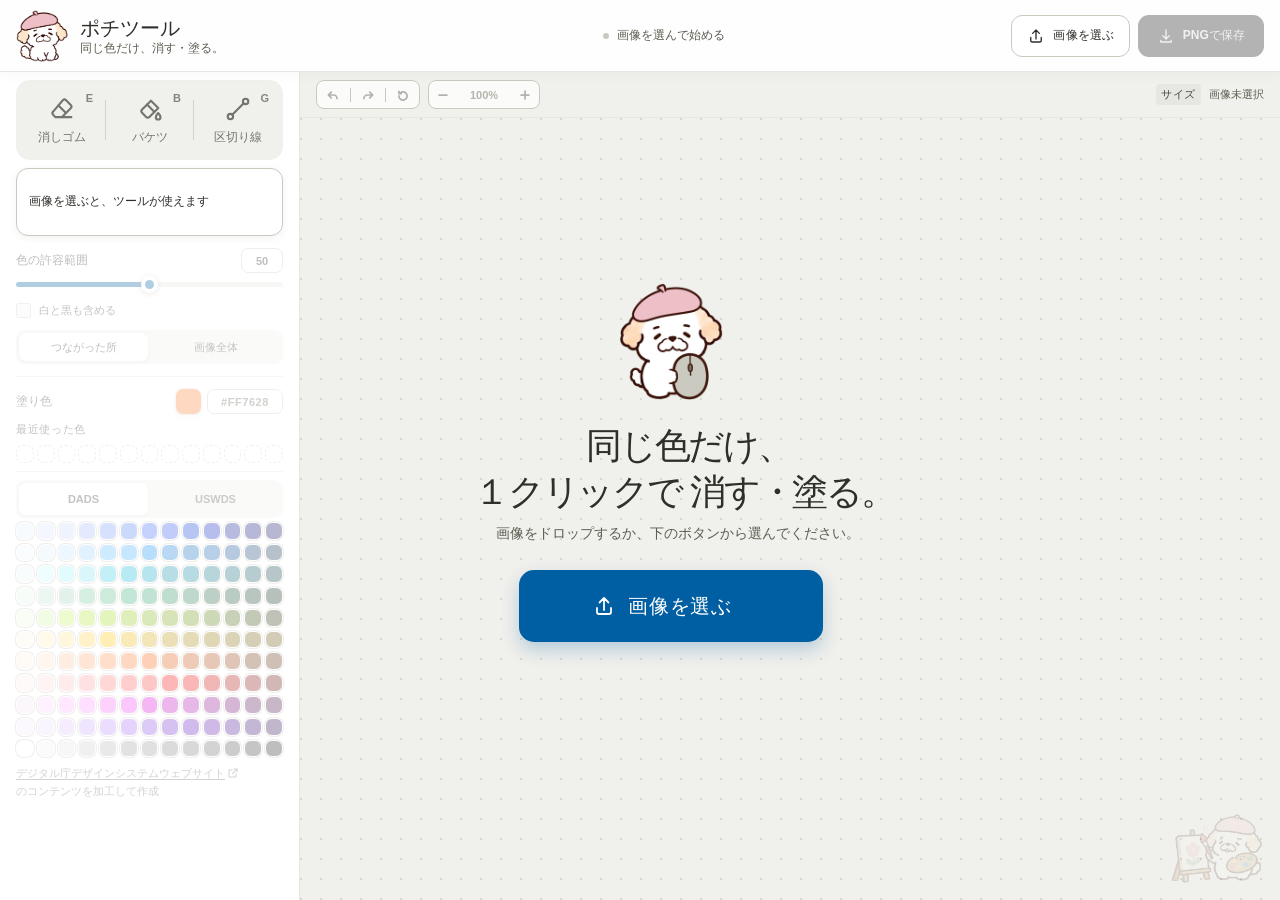
<file: index.html>
<!doctype html>
<html lang="ja">
  <head>
    <meta charset="UTF-8" />
    <meta name="viewport" content="width=device-width, initial-scale=1.0" />
    <meta name="google-site-verification" content="iIkU57KdJRv2CRBYrdL83iIO2geCoJlAaylwr8ur41Y" />
    <title>ポチツール｜イラストの透過・色変更をかんたんに</title>
    <link rel="canonical" href="https://glow-creative.github.io/pochi-tool/" />
    <meta
      name="description"
      content="イラストや画像の透過・色変更を、ブラウザで手軽に。登録不要・無料で使える画像編集ツール。"
    />

    <meta property="og:type" content="website" />
    <meta property="og:title" content="ポチツール｜イラストの透過・色変更をかんたんに" />
    <meta
      property="og:description"
      content="イラストや画像の透過・色変更を、ブラウザで手軽に。登録不要・無料で使える画像編集ツール。"
    />
    <meta property="og:url" content="https://glow-creative.github.io/pochi-tool/" />
    <meta property="og:image" content="https://glow-creative.github.io/pochi-tool/pochi-og.png" />
    <meta property="og:image:width" content="1200" />
    <meta property="og:image:height" content="630" />
    <meta property="og:image:alt" content="ポチツール｜イラストの透過・色変更をかんたんに" />
    <meta property="og:locale" content="ja_JP" />

    <meta name="twitter:card" content="summary_large_image" />
    <meta name="twitter:title" content="ポチツール｜イラストの透過・色変更をかんたんに" />
    <meta
      name="twitter:description"
      content="イラストや画像の透過・色変更を、ブラウザで手軽に。登録不要・無料で使える画像編集ツール。"
    />
    <meta name="twitter:image" content="https://glow-creative.github.io/pochi-tool/pochi-og.png" />
    <meta name="twitter:image:alt" content="ポチツール｜イラストの透過・色変更をかんたんに" />

    <link rel="icon" href="pochi-logo.png" />
    <link rel="apple-touch-icon" href="pochi-logo.png" />
    <link rel="stylesheet" href="styles.css?v=20260920-guide-boundary" />
  </head>
  <body>
    <div class="app-shell">
      <header class="app-header">
        <div class="brand">
          <img class="brand-mark" src="pochi-logo.png" width="270" height="270" alt="" />
          <span class="brand-copy">
            <strong>ポチツール</strong>
            <small>同じ色だけ、消す・塗る。</small>
          </span>
        </div>

        <div class="document-name" id="documentName">
          <span class="document-dot"></span>
          <span class="document-name-full">画像を選んで始める</span>
          <span class="document-name-compact">編集中</span>
        </div>

        <div class="header-actions">
          <button class="button button-secondary" id="openButton" type="button" aria-label="画像を選ぶ">
            <svg viewBox="0 0 24 24" aria-hidden="true"><path d="M12 16V4m0 0L7.5 8.5M12 4l4.5 4.5M5 14v4a2 2 0 0 0 2 2h10a2 2 0 0 0 2-2v-4" /></svg>
            <span>画像を選ぶ</span>
          </button>
          <button class="button button-primary" id="exportButton" type="button" aria-label="PNGで保存" disabled>
            <svg viewBox="0 0 24 24" aria-hidden="true"><path d="M12 4v12m0 0 4.5-4.5M12 16l-4.5-4.5M5 18v2h14v-2" /></svg>
            <span>PNGで保存</span>
          </button>
        </div>
      </header>

      <div class="app-body">
        <aside class="side-panel" aria-label="編集ツール" tabindex="-1">
          <section class="panel-section tool-section">
            <div class="tool-list" role="radiogroup" aria-label="ツールを選択">
              <button class="tool-card" type="button" data-tool="eraser" role="radio" aria-checked="false">
                <svg viewBox="0 0 24 24" aria-hidden="true"><path d="m15.5 4.5 4 4a2 2 0 0 1 0 2.8l-7.7 7.7H6.4l-2-2a2 2 0 0 1 0-2.8l8.3-9.7a2 2 0 0 1 2.8 0Z" /><path d="m9 9 6 6M11.8 19H20" /></svg>
                <span>消しゴム</span>
                <kbd>E</kbd>
              </button>

              <button class="tool-card" type="button" data-tool="bucket" role="radio" aria-checked="false">
                <svg viewBox="0 0 24 24" aria-hidden="true"><path d="m5.2 12.5 7.6-7.6 6.3 6.3-7.6 7.6a2 2 0 0 1-2.8 0l-3.5-3.5a2 2 0 0 1 0-2.8Z" /><path d="m9.5 8.2 6.3 6.3M19 15.5s2 2.1 2 3.5a2 2 0 0 1-4 0c0-1.4 2-3.5 2-3.5Z" /></svg>
                <span>バケツ</span>
                <kbd>B</kbd>
              </button>

              <button class="tool-card" type="button" data-tool="guide" role="radio" aria-checked="false">
                <svg viewBox="0 0 24 24" aria-hidden="true"><circle cx="5.5" cy="18.5" r="2.3" /><circle cx="18.5" cy="5.5" r="2.3" /><path d="M7.1 16.9 16.9 7.1" /></svg>
                <span>区切り線</span>
                <kbd>G</kbd>
              </button>
            </div>
            <div class="tool-speech" id="toolSpeech" data-tool="eraser">
              <span class="tool-speech-copy" id="toolSpeechText" aria-live="polite">透過できます</span>
              <div class="guide-actions is-hidden" id="guideActions" aria-label="区切り線の操作">
                <button class="guide-action" id="newGuideButton" type="button" title="現在の線を終えて、別の位置から新しい線を描きます">＋ 新しい線</button>
                <button class="guide-action" id="erasePointButton" type="button" aria-pressed="false" title="選択中の点を消し、続けてタップした点も消します。もう一度押すと解除します">1点消す</button>
                <button class="guide-action" id="clearGuidesButton" type="button" aria-label="区切り線をすべて消す" title="区切り線をすべて消します。元に戻すこともできます">すべて消す</button>
              </div>
            </div>
          </section>

          <section class="panel-section settings-section" id="settingsSection" aria-disabled="true">
            <div class="section-heading">
              <span>色の許容範囲</span>
              <span class="reapply-spinner" id="reapplySpinner" aria-hidden="true" hidden></span>
              <input id="toleranceValue" class="value-field" type="number" min="0" max="100" step="1" value="50" aria-label="色の許容範囲の数値" title="数字を打ち込むか、矢印キーで増減できます" disabled />
            </div>
            <input id="toleranceSlider" class="range" type="range" min="0" max="100" value="50" aria-label="色の許容範囲" title="値を上げると近い色合いもまとめて選びます。編集の直後に動かすと、その編集をやり直します" disabled />
            <div class="toggle-row">
              <label class="include-toggle" for="includeWhiteBlackToggle" title="色のついた場所をクリックしたときも、白い紙や黒い線を許容範囲に含めます">
                <input id="includeWhiteBlackToggle" type="checkbox" disabled />
                <span>白と黒も含める</span>
              </label>
            </div>
            <div class="scope-toggle" role="radiogroup" aria-label="選ぶ範囲">
              <label for="connectedAreaRadio">
                <input id="connectedAreaRadio" type="radio" name="selectionScope" checked disabled />
                <span>つながった所</span>
              </label>
              <label for="wholePictureToggle">
                <input id="wholePictureToggle" type="radio" name="selectionScope" disabled />
                <span>画像全体</span>
              </label>
            </div>
          </section>

          <section class="panel-section color-section" id="colorSection" aria-disabled="true" inert>
            <div class="section-heading">
              <span>塗り色</span>
              <span class="color-control">
                <label class="color-chip" for="colorPicker" title="自由な色を選ぶ">
                  <span class="color-preview" id="colorPreview"></span>
                  <input id="colorPicker" type="color" value="#ff7628" aria-label="自由な塗り色を選ぶ" disabled />
                </label>
                <input id="colorHex" class="color-hex" type="text" value="#FF7628" maxlength="7" spellcheck="false" autocomplete="off" autocapitalize="off" aria-label="塗り色のカラーコード" title="#RRGGBB のカラーコードを打ち込めます" disabled />
              </span>
            </div>
            <div class="recent-colors">
              <strong class="recent-heading" id="recentColorsTitle">最近使った色</strong>
              <div class="recent-swatches" id="recentSwatches" role="group" aria-labelledby="recentColorsTitle"></div>
            </div>
            <div class="preset-palette" role="group" aria-label="プリセットカラー">
              <span id="paletteDescription" hidden></span>
              <div class="palette-tabs" role="tablist" aria-label="カラーパレット">
                <button class="palette-tab is-active" id="dadsPaletteTab" type="button" role="tab" aria-selected="true" aria-controls="dadsPalette" title="デジタル庁デザインシステムのカラーパレット"><span>DADS</span></button>
                <button class="palette-tab" id="uswdsPaletteTab" type="button" role="tab" aria-selected="false" aria-controls="uswdsPalette" title="U.S. Web Design Systemのカラーパレット"><span>USWDS</span></button>
              </div>
              <div class="palette-families" id="dadsPalette" role="tabpanel" aria-labelledby="dadsPaletteTab">
                <p class="palette-credit"><a href="https://design.digital.go.jp/dads/" target="_blank" rel="noopener noreferrer">デジタル庁デザインシステムウェブサイト<svg class="new-tab-icon" viewBox="0 0 24 24" role="img" aria-label="新しいタブを開きます"><path d="M14 4h6v6M20 4l-9 9M18 14v5a1 1 0 0 1-1 1H5a1 1 0 0 1-1-1V7a1 1 0 0 1 1-1h5" /></svg></a><span>のコンテンツを加工して作成</span></p>
              </div>
              <div class="palette-families is-hidden" id="uswdsPalette" role="tabpanel" aria-labelledby="uswdsPaletteTab">
                <p class="palette-credit"><a href="https://designsystem.digital.gov/" target="_blank" rel="noopener noreferrer">U.S. Web Design Systemウェブサイト<svg class="new-tab-icon" viewBox="0 0 24 24" role="img" aria-label="新しいタブを開きます"><path d="M14 4h6v6M20 4l-9 9M18 14v5a1 1 0 0 1-1 1H5a1 1 0 0 1-1-1V7a1 1 0 0 1 1-1h5" /></svg></a><span>のコンテンツを加工して作成</span></p>
              </div>
            </div>
          </section>

        </aside>

        <main class="workspace">
          <div class="workspace-topbar">
            <div class="workspace-controls" aria-label="編集とズーム操作">
              <div class="history-actions" aria-label="編集履歴">
                <button class="zoom-button" id="undoButton" type="button" disabled aria-label="元に戻す" title="元に戻す">
                  <svg viewBox="0 0 24 24" aria-hidden="true"><path d="M9 7 4 12l5 5M5 12h8a6 6 0 0 1 6 6" /></svg>
                </button>
                <span class="history-divider" aria-hidden="true"></span>
                <button class="zoom-button" id="redoButton" type="button" disabled aria-label="やり直す" title="やり直す">
                  <svg viewBox="0 0 24 24" aria-hidden="true"><path d="m15 7 5 5-5 5m4-5h-8a6 6 0 0 0-6 6" /></svg>
                </button>
                <span class="history-divider" aria-hidden="true"></span>
                <button class="zoom-button" id="resetButton" type="button" disabled aria-label="最初に戻す" title="開いたときの画像に戻します。区切り線はそのままです">
                  <svg viewBox="0 0 24 24" aria-hidden="true"><path d="M5 13.7a7 7 0 1 0 2.1-5M5 5.7v4h4" /></svg>
                </button>
              </div>
              <div class="zoom-controls" id="zoomControls" aria-label="ズーム操作">
                <button class="zoom-button" id="zoomOutButton" type="button" disabled aria-label="縮小" title="縮小（− / ⌘・Ctrl＋ホイール）">
                  <svg viewBox="0 0 16 16" aria-hidden="true"><path d="M3.5 8h9" /></svg>
                </button>
                <button class="zoom-value" id="fitButton" type="button" disabled aria-label="画面に合わせる" title="画面に合わせる（0）">100%</button>
                <button class="zoom-button" id="zoomInButton" type="button" disabled aria-label="拡大" title="拡大（＋ / ⌘・Ctrl＋ホイール）">
                  <svg viewBox="0 0 16 16" aria-hidden="true"><path d="M3.5 8h9M8 3.5v9" /></svg>
                </button>
              </div>
            </div>
            <p class="guide-help-line" id="guideHelpText" hidden>
              <svg viewBox="0 0 20 20" aria-hidden="true"><circle cx="10" cy="10" r="7.25" /><path d="M10 8.5v5M10 6.2v.1" /></svg>
              <span class="guide-help-full"><strong><span class="word-pointer">クリック</span><span class="word-touch">タップ</span></strong>｜点を置く・線をつなぐ　　<span class="guide-help-mouse"><strong>ダブルクリック</strong>｜角の形を変える　　</span><strong>ドラッグ</strong>｜点を移動</span>
              <span class="guide-help-short"><span class="guide-help-item"><strong><span class="word-pointer">クリック</span><span class="word-touch">タップ</span></strong>｜点を置く・つなぐ</span><span class="guide-help-item guide-help-mouse"><strong>ダブルクリック</strong>｜角の形</span><span class="guide-help-item"><strong>ドラッグ</strong>｜移動</span></span>
              <button class="guide-help-action" id="cornerPointButton" type="button" aria-pressed="false" aria-label="区切り線の角の形を切り替える" title="選択中の点の角の形を変え、続けてタップした点も切り替えます。もう一度押すと解除します">角の形を変える</button>
            </p>
            <div class="canvas-meta" id="canvasMeta" aria-label="キャンバスサイズ">
              <span class="meta-chip">サイズ</span>
              <span id="canvasSize">画像未選択</span>
            </div>
          </div>

          <div class="canvas-viewport" id="canvasViewport">
            <div class="empty-state" id="emptyState">
              <img class="empty-decor" id="emptyDecor" src="pochi-art.png" width="332" height="252" alt="" hidden />
              <img class="empty-illustration" src="pochi-mouse.png" width="740" height="840" alt="" />
              <div class="empty-copy">
                <h2><span>同じ色だけ<span class="hanging-punct">、</span></span><br /><span><span class="hanging-digit">１</span>クリックで 消す・塗る<span class="hanging-punct">。</span></span></h2>
                <p><span>画像をドロップするか、</span><span>下のボタンから選んでください<span class="hanging-punct">。</span></span></p>
                <button class="button button-empty" id="emptyOpenButton" type="button">
                  <svg viewBox="0 0 24 24" aria-hidden="true"><path d="M12 16V4m0 0L7.5 8.5M12 4l4.5 4.5M5 14v4a2 2 0 0 0 2 2h10a2 2 0 0 0 2-2v-4" /></svg>
                  画像を選ぶ
                </button>
              </div>
            </div>

            <div class="canvas-stage is-hidden" id="canvasStage">
              <div class="canvas-frame" id="canvasFrame">
                <canvas id="editorCanvas" aria-label="編集キャンバス"></canvas>
                <svg id="guideCanvas" class="guide-overlay" aria-hidden="true"></svg>
                <span class="edit-marker is-hidden" id="editMarker" aria-hidden="true"></span>
              </div>
            </div>

            <div class="drop-overlay" id="dropOverlay" aria-hidden="true">
              <div>
                <svg viewBox="0 0 24 24" aria-hidden="true"><path d="M12 16V4m0 0L7.5 8.5M12 4l4.5 4.5M5 14v4a2 2 0 0 0 2 2h10a2 2 0 0 0 2-2v-4" /></svg>
                <strong>ここにドロップ</strong>
                <span>新しい画像を開きます</span>
              </div>
            </div>
          </div>
        </main>
      </div>
    </div>

    <input id="fileInput" type="file" accept="image/png,image/jpeg,image/webp" hidden />
    <div class="swatch-tooltip" id="swatchTooltip" role="tooltip" hidden></div>
    <div class="toast" id="toast" aria-hidden="true">
      <span class="toast-label" id="toastLabel" hidden>エラー</span>
      <span class="toast-message" id="toastMessage" role="status" aria-live="polite" aria-atomic="true"></span>
      <button class="toast-dismiss" id="toastDismissButton" type="button" aria-label="エラーメッセージを閉じる" hidden>×</button>
    </div>

    <script src="image-ops.js?v=20261022-soft-rim"></script>
    <script src="app.js?v=20261011-erase-record"></script>

    <!-- Cloudflare Web Analytics -->
    <script
      type="module"
      src="https://static.cloudflareinsights.com/beacon.min.js"
      data-cf-beacon='{"token": "04fcc14ecdb84758b1a1a85318a16e65"}'
    ></script>
  </body>
</html>
</file>
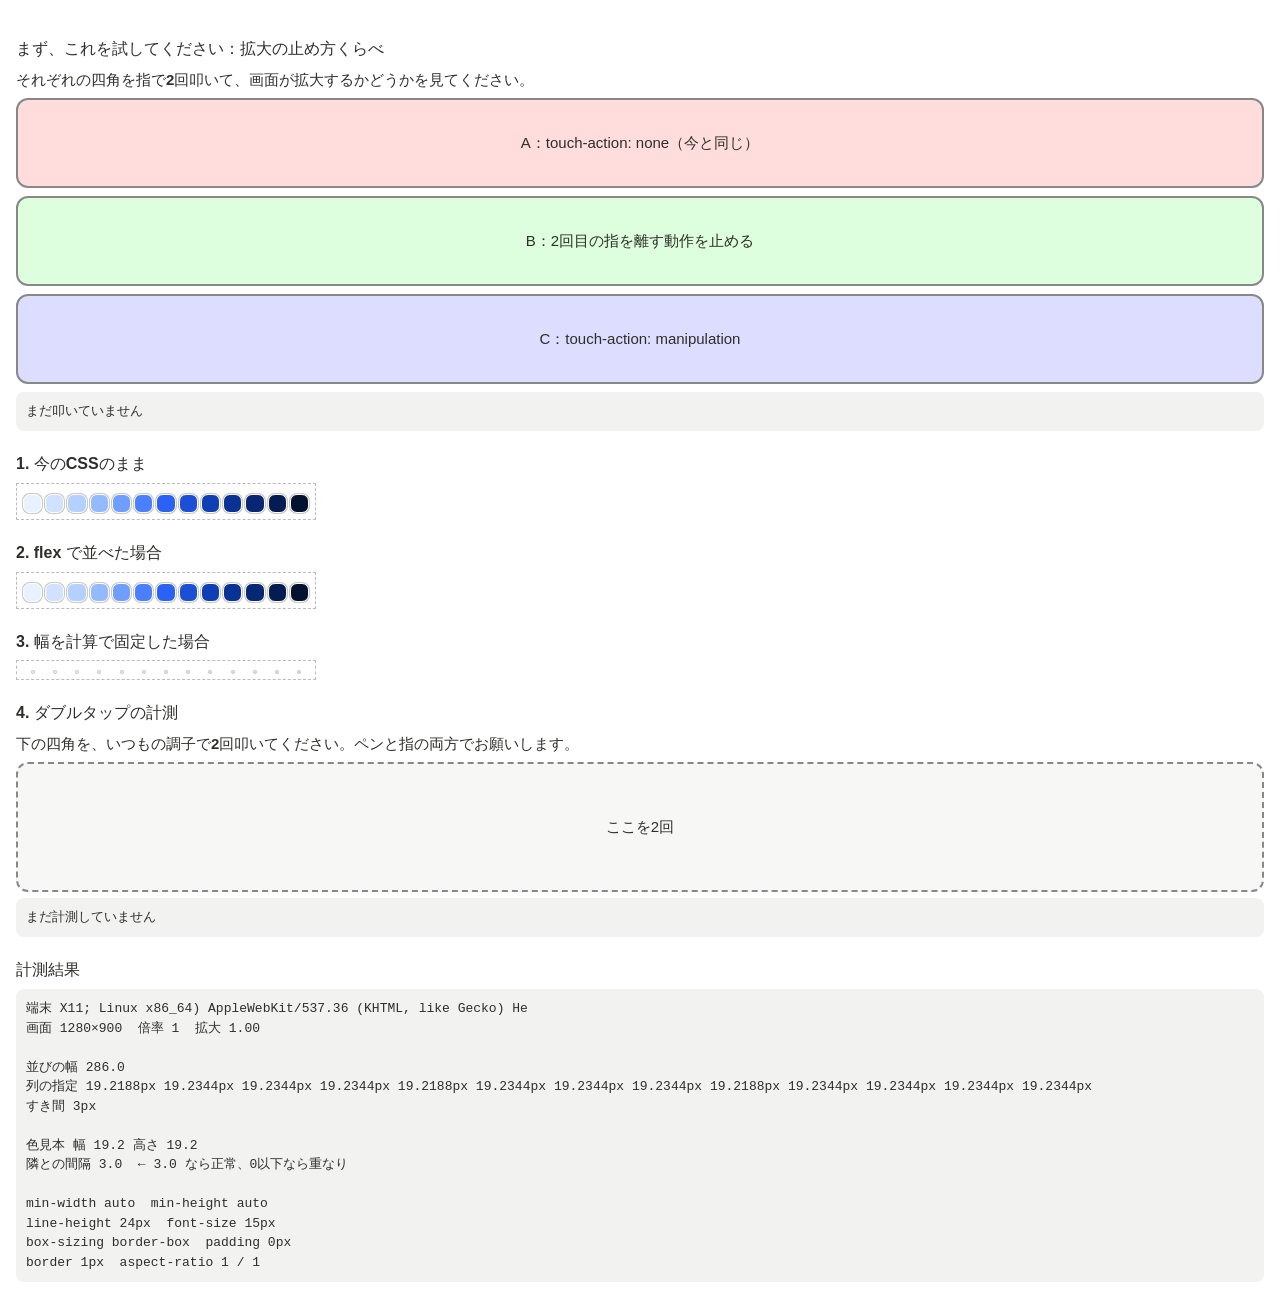
<file: check.html>
<!doctype html>
<html lang="ja">
<head>
<meta charset="UTF-8" />
<meta name="viewport" content="width=device-width, initial-scale=1.0" />
<title>色見本の計測</title>
<link rel="stylesheet" href="styles.css" />
<style>
  html, body {
    height: auto !important;
    min-height: 0 !important;
    overflow: visible !important;
    position: static !important;
    touch-action: auto !important;
    overscroll-behavior: auto !important;
    display: block !important;
  }
  body { margin: 0; padding: 16px; background: #fff; font: 15px/1.6 "Hiragino Sans", sans-serif; color: #2e2e2a; }
  h2 { margin: 20px 0 6px; font-size: 16px; }
  pre { margin: 0; padding: 10px; border-radius: 8px; background: #f2f2f0; font: 13px/1.5 ui-monospace, Menlo, monospace; white-space: pre-wrap; }
  .box { max-width: 300px; margin-bottom: 6px; padding: 6px; border: 1px dashed #bbb; }
  .flex .palette-swatches { display: flex; gap: 3px; }
  .flex .swatch { flex: 1 1 0; width: auto; }
  .fixed .swatch { width: calc((100% - 36px) / 13); max-width: 25px; }
</style>
</head>
<body>
<h2>まず、これを試してください：拡大の止め方くらべ</h2>
<p style="margin:0 0 6px">それぞれの四角を<b>指で2回</b>叩いて、<b>画面が拡大するかどうか</b>を見てください。</p>
<div id="zoomA" style="display:grid;place-items:center;height:90px;margin-bottom:8px;border:2px solid #888;border-radius:12px;background:#fdd;touch-action:none;font-size:15px">A：touch-action: none（今と同じ）</div>
<div id="zoomB" style="display:grid;place-items:center;height:90px;margin-bottom:8px;border:2px solid #888;border-radius:12px;background:#dfd;touch-action:none;font-size:15px">B：2回目の指を離す動作を止める</div>
<div id="zoomC" style="display:grid;place-items:center;height:90px;margin-bottom:8px;border:2px solid #888;border-radius:12px;background:#ddf;touch-action:manipulation;font-size:15px">C：touch-action: manipulation</div>
<pre id="zoomLog">まだ叩いていません</pre>

<h2>1. 今のCSSのまま</h2>
<div class="box" id="a"><div class="palette-families"><div class="palette-family palette-family--dads"><div class="palette-swatches" style="--palette-columns: 13"></div></div></div></div>

<h2>2. flex で並べた場合</h2>
<div class="box flex" id="b"><div class="palette-families"><div class="palette-family palette-family--dads"><div class="palette-swatches" style="--palette-columns: 13"></div></div></div></div>

<h2>3. 幅を計算で固定した場合</h2>
<div class="box fixed" id="c"><div class="palette-families"><div class="palette-family palette-family--dads"><div class="palette-swatches" style="--palette-columns: 13"></div></div></div></div>

<h2>4. ダブルタップの計測</h2>
<p style="margin:0 0 6px">下の四角を、<b>いつもの調子で2回</b>叩いてください。ペンと指の両方でお願いします。</p>
<div id="tapper" style="display:grid;place-items:center;height:130px;border:2px dashed #888;border-radius:12px;background:#f7f7f5;touch-action:none;font-size:15px">ここを2回</div>
<pre id="taps" style="margin-top:6px">まだ計測していません</pre>

<h2>計測結果</h2>
<pre id="out">…</pre>

<script>
  const colours = ["#e8f1ff","#d0e2ff","#b3d0ff","#93b9ff","#6f9eff","#4a80ff","#2b62f6","#1a4fd6","#0f3fb5","#0a3194","#072673","#051c52","#031231"];
  for (const id of ["a", "b", "c"]) {
    const row = document.querySelector("#" + id + " .palette-swatches");
    for (const colour of colours) {
      const swatch = document.createElement("button");
      swatch.type = "button";
      swatch.className = "swatch";
      swatch.style.setProperty("--swatch", colour);
      row.append(swatch);
    }
  }
  const report = () => {
    const row = document.querySelector("#a .palette-swatches");
    const swatches = [...row.querySelectorAll(".swatch")];
    const first = swatches[0].getBoundingClientRect();
    const second = swatches[1].getBoundingClientRect();
    const style = getComputedStyle(swatches[0]);
    const rowStyle = getComputedStyle(row);
    const lines = [
      "端末 " + navigator.userAgent.replace(/^Mozilla\/5.0 \(/, "").slice(0, 60),
      "画面 " + window.innerWidth + "×" + window.innerHeight + "  倍率 " + window.devicePixelRatio + "  拡大 " + (window.visualViewport ? window.visualViewport.scale.toFixed(2) : "?"),
      "",
      "並びの幅 " + row.getBoundingClientRect().width.toFixed(1),
      "列の指定 " + rowStyle.gridTemplateColumns,
      "すき間 " + rowStyle.columnGap,
      "",
      "色見本 幅 " + first.width.toFixed(1) + " 高さ " + first.height.toFixed(1),
      "隣との間隔 " + (second.left - first.right).toFixed(1) + "  ← 3.0 なら正常、0以下なら重なり",
      "",
      "min-width " + style.minWidth + "  min-height " + style.minHeight,
      "line-height " + style.lineHeight + "  font-size " + style.fontSize,
      "box-sizing " + style.boxSizing + "  padding " + style.padding,
      "border " + style.borderTopWidth + "  aspect-ratio " + style.aspectRatio,
    ];
    document.querySelector("#out").textContent = lines.join("\n");
  };
  report();
  window.addEventListener("resize", report);

  // Bだけ、2回目に指を離す動作そのものを止める（拡大の芽を摘む）
  const zoomLog = document.querySelector("#zoomLog");
  const note = (line) => {
    zoomLog.textContent = (zoomLog.textContent.startsWith("まだ") ? "" : zoomLog.textContent + "\n") + line;
  };
  let lastB = 0;
  document.querySelector("#zoomB").addEventListener("touchend", (event) => {
    const now = Date.now();
    if (now - lastB < 600) {
      event.preventDefault();
      note("B：2回目を止めました（" + (now - lastB) + "ms）");
    }
    lastB = now;
  }, { passive: false });
  for (const id of ["zoomA", "zoomC"]) {
    let last = 0;
    document.querySelector("#" + id).addEventListener("touchend", () => {
      const now = Date.now();
      if (now - last < 600) { note(id.slice(4) + "：2回目（" + (now - last) + "ms）"); }
      last = now;
    });
  }

  // ダブルタップの間隔と、2回の指先の距離を測る
  const tapper = document.querySelector("#tapper");
  const taps = document.querySelector("#taps");
  const history = [];
  tapper.addEventListener("pointerdown", (event) => {
    const now = { kind: event.pointerType, at: Date.now(), x: event.clientX, y: event.clientY };
    const last = history[history.length - 1];
    history.push(now);
    if (last && now.at - last.at < 1500 && last.kind === now.kind) {
      const gap = now.at - last.at;
      const move = Math.round(Math.hypot(now.x - last.x, now.y - last.y) * 10) / 10;
      const line = `${now.kind}：間隔 ${gap}ms　ずれ ${move}px　${gap <= 350 ? "350ms以内" : "★350msを超えた"}`;
      taps.textContent = (taps.textContent.startsWith("まだ") ? "" : taps.textContent + "\n") + line;
    }
  });
</script>
</body>
</html>
</file>
<file: styles.css>
:root {
  color-scheme: light;
  /* Every colour is a named colour from USWDS or the Digital Agency Design
     System (DADS), noted beside it. */
  --white: #ffffff; /* DADS white */
  --gray-5: #f0f0ec; /* USWDS gray-warm-5 */
  --gray-10: #e6e6e2; /* USWDS gray-warm-10 */
  --gray-20: #cac9c0; /* USWDS gray-warm-20 */
  --gray-50: #76766a; /* USWDS gray-warm-50 */
  --gray-60: #5d5d52; /* USWDS gray-warm-60 */
  --gray-70: #454540; /* USWDS gray-warm-70 */
  --gray-80: #2e2e2a; /* USWDS gray-warm-80 */
  --primary: #005ea2; /* USWDS blue-60v, the theme's primary */
  --primary-dark: #1a4480; /* USWDS blue-warm-70v, primary-dark */
  --primary-darker: #162e51; /* USWDS blue-warm-80v, primary-darker */
  --error: #d54309; /* USWDS red-warm-50v */
  --error-deep: #3d231d; /* USWDS orange-warm-80v */
  --error-soft: #f7bbb1; /* USWDS red-20 */
  --guide-text: #783cb9; /* USWDS violet-60v */
  --focus-outline: #000000; /* DADS black */
  --focus-field: #2491ff; /* USWDS blue-40v, the USWDS focus colour */
  --disabled-bg: #b3b3b3; /* DADS solid-gray-300 */
  --disabled-text: #f2f2f2; /* DADS solid-gray-50 */
  --credit-text: #666666; /* DADS solid-gray-600 */
  --ink: var(--gray-80);
  --muted: var(--gray-60);
  --line: var(--gray-10);
  --surface: var(--white);
  --canvas-bg: var(--gray-5);
  --disabled: 0.45;
  /* One scale for every gap, and one gutter for every edge of the screen. */
  --space-1: 4px;
  --space-2: 8px;
  --space-3: 12px;
  --space-4: 16px;
  --space-6: 24px;
  --gutter: var(--space-4);
  font-family: "Hiragino Sans", "Yu Gothic UI", "Yu Gothic", Meiryo, sans-serif;
  font-synthesis: none;
}

* {
  box-sizing: border-box;
}

html,
body {
  width: 100%;
  min-width: 720px;
  height: 100%;
  margin: 0;
  overflow-x: auto;
  overflow-y: hidden;
  overscroll-behavior: none;
  /* A quick second tap on a button is a second press, not a zoom. */
  touch-action: manipulation;
  background: var(--canvas-bg);
  color: var(--ink);
}

button,
input {
  font: inherit;
}

button {
  color: inherit;
}

/* One thin black line, set apart by a gap: calm rather than a warning, and it
   stays clear on a light panel, the dark tool in hand, the blue button and a
   row of blue swatches alike. */
button:focus-visible,
input:focus-visible {
  outline: 2px solid var(--focus-outline);
  outline-offset: 2px;
}

/* A box being typed into already shows where the typing goes, and a click puts
   it in focus as surely as the keyboard does, so it takes a line on its own
   border instead of a ring set apart: the USWDS focus colour. */
.value-field:focus-visible,
.color-hex:focus-visible {
  outline: 2px solid var(--focus-field);
  outline-offset: -1px;
  box-shadow: none;
}

.app-shell {
  display: flex;
  height: 100dvh;
  flex-direction: column;
}

.app-header {
  position: relative;
  z-index: 20;
  display: grid;
  min-height: 72px;
  grid-template-columns: 300px 1fr auto;
  align-items: center;
  border-bottom: 1px solid var(--line);
  background: rgba(255, 255, 255, 0.96);
  padding: 0 var(--gutter);
  box-shadow: 0 2px 14px rgba(46, 46, 42, 0.035);
}

.brand {
  display: inline-flex;
  width: max-content;
  align-items: center;
  gap: var(--space-3);
}

/* Contained rather than stretched, so a drawing that is not square keeps its
   shape inside the square it is given. */
.brand-mark {
  display: block;
  width: 52px;
  height: 52px;
  object-fit: contain;
}

.brand-copy {
  display: flex;
  flex-direction: column;
  gap: var(--space-1);
  line-height: 1;
}

.brand-copy small {
  color: var(--muted);
  font-size: 12px;
  font-weight: 600;
  white-space: nowrap;
}

.brand-copy strong {
  font-size: 20px;
  font-weight: 800;
  letter-spacing: 0;
  white-space: nowrap;
}

.document-name {
  display: flex;
  justify-self: center;
  align-items: center;
  gap: 8px;
  color: var(--gray-60);
  font-size: 12px;
  font-weight: 600;
}

.document-dot {
  width: 6px;
  height: 6px;
  border-radius: 50%;
  background: var(--gray-20);
}

.document-name.is-edited .document-dot {
  background: var(--primary);
}

.document-name-compact { display: none; }

.header-actions,
.history-actions {
  display: flex;
  align-items: center;
}

/* Held in the last column, so the buttons stay at the right edge when a narrow
   window hides the document name that would otherwise sit between. */
.header-actions { gap: var(--space-2); grid-column: 3; }

.button,
.zoom-button,
.zoom-value {
  border: 0;
  cursor: pointer;
  transition: transform 160ms ease, background-color 160ms ease, color 160ms ease, border-color 160ms ease, opacity 160ms ease;
}

.button:active:not(:disabled) {
  transform: translateY(1px) scale(0.985);
}

.button:disabled,
.zoom-button:disabled,
.zoom-value:disabled {
  cursor: not-allowed;
  opacity: var(--disabled);
}

.button svg,
.tool-card svg,
.drop-overlay svg {
  fill: none;
  stroke: currentColor;
  stroke-linecap: round;
  stroke-linejoin: round;
  stroke-width: 1.8;
}

.button {
  display: inline-flex;
  min-height: 42px;
  align-items: center;
  justify-content: center;
  gap: 8px;
  border-radius: 11px;
  padding: 0 15px;
  font-size: 12px;
  font-weight: 700;
  letter-spacing: 0.01em;
}

.button svg { width: 18px; height: 18px; }

.button-secondary {
  border: 1px solid var(--gray-20);
  background: var(--surface);
}

.button-secondary:hover { border-color: var(--gray-50); background: var(--gray-5); }

.button-primary {
  min-width: 126px;
  background: var(--primary);
  color: white;
  box-shadow: 0 6px 16px rgba(0, 94, 162, 0.2);
}

.button-primary:hover:not(:disabled) { background: var(--primary-dark); }
.button-primary:active:not(:disabled) { background: var(--primary-darker); }

/* The DADS disabled button, rather than a faded blue that reads as a lighter
   button instead of one that cannot be pressed yet. */
.button-primary:disabled {
  background: var(--disabled-bg);
  color: var(--disabled-text);
  box-shadow: none;
  opacity: 1;
}

.app-body {
  display: flex;
  min-height: 0;
  flex: 1;
}

.side-panel {
  position: relative;
  z-index: 10;
  display: flex;
  width: 300px;
  flex: 0 0 300px;
  flex-direction: column;
  overflow-y: hidden;
  overscroll-behavior-y: none;
  border-right: 1px solid var(--line);
  background: var(--surface);
  padding: var(--space-4) var(--gutter) 0;
}

.side-panel.is-scrollable { overflow-y: auto; }

/* Opening a picture hands the keyboard to the sidebar (app.js), which is where
   Tab carries on from. It is not a control, so it draws no ring. */
.side-panel:focus { outline: none; }

.panel-section + .panel-section {
  margin-top: var(--space-6);
  border-top: 1px solid var(--gray-10);
  padding-top: var(--space-6);
}

.tool-list {
  display: grid;
  grid-template-columns: repeat(3, minmax(0, 1fr));
  align-items: center;
  gap: 5px;
  border-radius: 14px;
  background: var(--gray-5);
  padding: 4px;
}

.tool-card {
  position: relative;
  display: flex;
  min-width: 0;
  /* Tall enough that each tool reads as a thing to press, not a strip of text. */
  height: 72px;
  flex-direction: column;
  align-items: center;
  justify-content: center;
  gap: 6px;
  border: 0;
  border-radius: 10px;
  background: transparent;
  color: var(--gray-70);
  font-size: 12px;
  font-weight: 700;
  cursor: pointer;
  transition: background-color 170ms ease, color 170ms ease, box-shadow 170ms ease;
}

.tool-card svg { width: 28px; height: 28px; }
.tool-card:hover:not(:disabled):not(.is-active) { background: rgba(255, 255, 255, 0.7); }

/* A separator belongs only between two idle tools. It disappears beside the
   selected tool and while either neighbour carries keyboard focus. */
.tool-card + .tool-card::before {
  position: absolute;
  top: 50%;
  left: -3px;
  width: 1px;
  height: 40px;
  background: var(--gray-20);
  content: "";
  opacity: 0;
  pointer-events: none;
  transform: translateY(-50%);
  transition: opacity 170ms ease;
}

.tool-card:not(.is-active):not(:focus-visible) + .tool-card:not(.is-active):not(:focus-visible)::before {
  opacity: 1;
}

.tool-card.is-active {
  background: var(--ink);
  color: white;
  box-shadow: 0 4px 10px rgba(46, 46, 42, 0.18);
}

.tool-card:focus-visible {
  z-index: 1;
  outline: none;
}

.tool-card:focus-visible::after {
  position: absolute;
  inset: -3px;
  border: 3px solid var(--focus-outline);
  border-radius: 13px;
  box-shadow: inset 0 0 0 2px var(--gray-5);
  content: "";
  pointer-events: none;
}

.tool-list:has(.tool-card:focus-visible) .tool-card.is-active { box-shadow: none; }

/* Before a picture the panel shows what is there without pretending to be in
   use: no tool in hand, the settings resting, the colours quiet but still
   readable. The line that says why is the one thing kept at full strength. */
.side-panel:not(.is-ready) .tool-card { opacity: 0.72; }

.side-panel:not(.is-ready) .tool-speech::before { display: none; }

/* A touch that needs a picture points here for a moment: a ring grows outward
   from the button's edge and fades, twice. The button itself does not move,
   grow, or shake, and nothing takes the focus away from the hand. */
.button.is-nudged { position: relative; }

.button.is-nudged::after {
  position: absolute;
  inset: 0;
  border-radius: inherit;
  content: "";
  pointer-events: none;
  animation: open-button-nudge 1s ease-out 2;
}

@keyframes open-button-nudge {
  from { box-shadow: 0 0 0 0 rgba(0, 94, 162, 0.55); }
  to { box-shadow: 0 0 0 16px rgba(0, 94, 162, 0); }
}

/* Asked not to animate, the same two seconds are held as a plain thick ring. */
@media (prefers-reduced-motion: reduce) {
  .button.is-nudged::after {
    animation: none;
    box-shadow: 0 0 0 4px rgba(0, 94, 162, 0.5);
  }
}
.side-panel:not(.is-ready) .tool-speech-copy { color: var(--ink); }
.side-panel:not(.is-ready) .settings-section { opacity: 0.3; }
.side-panel:not(.is-ready) .color-section { opacity: 0.28; }

.tool-card kbd {
  position: absolute;
  top: var(--space-2);
  right: 10px;
  color: var(--gray-60);
  font-family: inherit;
  font-size: 11px;
  font-weight: 800;
}

.tool-card.is-active kbd { color: rgba(255, 255, 255, 0.55); }

/* What the tool in hand says. The tip sits under that tool, and the height is
   the same for every tool, so the slider below never moves when switching. */
.tool-speech {
  position: relative;
  display: flex;
  height: 68px;
  flex-direction: column;
  align-items: center;
  justify-content: center;
  margin: var(--space-3) 0 0;
  border: 1px solid var(--gray-20);
  border-radius: 12px;
  background: white;
  padding: 9px 12px;
  color: var(--gray-70);
  font-size: 12px;
  font-weight: 600;
  line-height: 1.65;
  white-space: pre-line;
  box-shadow: 0 2px 8px rgba(46, 46, 42, 0.06);
  transition: opacity 180ms ease;
}

.tool-speech-copy { width: 100%; }

.tool-speech.has-guide-actions {
  gap: 5px;
  padding: 7px 8px;
}

.tool-speech.has-guide-actions .tool-speech-copy {
  color: var(--guide-text);
  font-size: 11px;
  line-height: 1.35;
  white-space: nowrap;
}

/* Centred under each of the three equal tool columns, with 4px outer padding
   and two 5px gaps. */
.tool-speech::before {
  position: absolute;
  top: -6px;
  left: calc(4px + (100% - 18px) / 6 - 6px);
  width: 10px;
  height: 10px;
  border-top: 1px solid var(--gray-20);
  border-left: 1px solid var(--gray-20);
  background: white;
  content: "";
  transform: rotate(45deg);
}

.tool-speech[data-tool="bucket"]::before { left: calc(9px + (100% - 18px) / 2 - 6px); }
.tool-speech[data-tool="guide"]::before { left: calc(14px + (100% - 18px) * 5 / 6 - 6px); }
/* Before a picture this bubble carries the one line that says what to do, so it
   keeps its full strength while the controls around it rest. */
.side-panel:not(.is-ready) .tool-speech { opacity: 1; }

.section-heading {
  display: flex;
  align-items: center;
  justify-content: space-between;
  margin-bottom: 0;
  font-size: 12px;
  font-weight: 800;
}

.section-heading .value-field {
  width: 42px;
  height: 25px;
  border: 1px solid var(--gray-20);
  border-radius: 7px;
  padding: 0;
  appearance: textfield;
  background: var(--surface);
  color: inherit;
  font: inherit;
  font-size: 11px;
  text-align: center;
}

.section-heading .value-field::-webkit-inner-spin-button,
.section-heading .value-field::-webkit-outer-spin-button {
  margin: 0;
  appearance: none;
}

/* Turns beside the range while a changed setting is being redone, which takes a
   second or two on a large picture (app.js). It stands in the free space before
   the number, so the row keeps its height. A turning transform carries on while
   the page is busy working the edit out. */
.reapply-spinner {
  flex: none;
  width: 14px;
  height: 14px;
  margin-left: auto;
  margin-right: 8px;
  border: 2px solid var(--primary);
  border-top-color: transparent;
  border-radius: 50%;
  animation: reapply-spin 800ms linear infinite;
}

@keyframes reapply-spin { to { transform: rotate(360deg); } }

.range {
  width: 100%;
  height: 5px;
  margin: var(--space-1) 0 0;
  appearance: none;
  border-radius: 99px;
  background: linear-gradient(to right, var(--primary) 80%, var(--gray-10) 80%);
  cursor: pointer;
}

.range::-webkit-slider-thumb {
  width: 17px;
  height: 17px;
  appearance: none;
  border: 4px solid white;
  border-radius: 50%;
  background: var(--primary);
  box-shadow: 0 1px 5px rgba(46, 46, 42, 0.3);
}

.range::-moz-range-thumb {
  width: 10px;
  height: 10px;
  border: 4px solid white;
  border-radius: 50%;
  background: var(--primary);
  box-shadow: 0 1px 5px rgba(46, 46, 42, 0.3);
}

.range:disabled {
  cursor: not-allowed;
}

.panel-section {
  transition: opacity 180ms ease;
}

.panel-section[aria-disabled="true"] {
  opacity: var(--disabled);
}

.color-section[aria-disabled="true"] {
  pointer-events: none;
}

.color-hex {
  width: 76px;
  height: 25px;
  border: 1px solid var(--gray-20);
  border-radius: 7px;
  padding: 0;
  background: var(--surface);
  color: var(--gray-60);
  font-family: inherit;
  font-size: 11px;
  font-weight: 700;
  letter-spacing: 0.05em;
  text-align: center;
  text-transform: uppercase;
}

/* Sits under the range because it answers the same question the range does -
   how much of the picture one click takes in - rather than being a tool of its
   own. Reaching for it is adjusting the edit, so it does not settle it. */
.scope-toggle {
  display: grid;
  grid-template-columns: repeat(2, minmax(0, 1fr));
  gap: 3px;
  margin-top: var(--space-3);
  border-radius: 9px;
  background: var(--gray-5);
  padding: 3px;
}

.scope-toggle label {
  position: relative;
  display: block;
  cursor: pointer;
}

.scope-toggle input {
  position: absolute;
  inset: 0;
  width: 100%;
  height: 100%;
  margin: 0;
  opacity: 0;
  cursor: inherit;
}

/* Both sides of the switch, and of the palette tabs below, are open to the user,
   so neither may look switched off: the side not chosen is as dark as the labels
   around it, and the white ground is what marks the chosen one. At 11px the
   lighter Hiragino faces read as disabled, so the words stay one step heavier. */
.scope-toggle span {
  display: flex;
  min-height: 28px;
  align-items: center;
  justify-content: center;
  border-radius: 7px;
  color: var(--gray-70);
  font-size: 11px;
  font-weight: 600;
}

.scope-toggle label:hover span { background: rgba(255, 255, 255, 0.58); }
.scope-toggle input:checked + span { background: var(--surface); color: var(--ink); box-shadow: 0 1px 4px rgba(46, 46, 42, 0.1); }
.scope-toggle input:focus-visible + span { outline: 2px solid var(--focus-outline); outline-offset: 2px; }
.settings-section[aria-disabled="true"] .scope-toggle label { cursor: not-allowed; }

/* The two toggles side by side. The panel is a fixed width, so they are laid
   out to fit it rather than to wrap. */
.toggle-row {
  display: flex;
  align-items: center;
  column-gap: var(--space-4);
}

/* As heavy as the switch under it, for the same reason: one step lighter, the
   words look switched off beside it. */
.include-toggle {
  display: flex;
  align-items: center;
  gap: 8px;
  margin-top: var(--space-3);
  color: var(--gray-70);
  font-size: 11px;
  font-weight: 600;
  cursor: pointer;
}

.include-toggle input {
  width: 15px;
  height: 15px;
  margin: 0;
  accent-color: var(--primary);
  cursor: inherit;
}

/* Chrome keeps a native checkbox's corners square, and its outline with them,
   so the ring is drawn around the box by the label instead: the same 2px line
   and 2px gap as every other ring, with its corners rounded. */
.include-toggle { position: relative; }
.include-toggle input:focus-visible { outline: none; }
.include-toggle:has(input:focus-visible)::before {
  position: absolute;
  top: 50%;
  left: -4px;
  width: 23px;
  height: 23px;
  box-sizing: border-box;
  border: 2px solid var(--focus-outline);
  border-radius: 6px;
  content: "";
  transform: translateY(-50%);
  pointer-events: none;
}

.settings-section[aria-disabled="true"] .include-toggle { cursor: not-allowed; }

/* The heading names the bar right under it, so the two sit close together. */
.settings-section .section-heading { margin-bottom: 0; }
.settings-section .range { margin-top: 0; }

.color-control {
  display: flex;
  align-items: center;
  gap: 6px;
}

.color-chip {
  position: relative;
  display: block;
  width: 25px;
  height: 25px;
  cursor: pointer;
}

/* Only when the keyboard brought focus here: a click opens the colour picker,
   and a ring around the swatch as well would only get in the way. */
.color-chip:has(input:focus-visible) {
  border-radius: 8px;
  outline: 2px solid var(--focus-outline);
  outline-offset: 2px;
}

.color-chip input[type="color"] {
  position: absolute;
  width: 1px;
  height: 1px;
  opacity: 0;
  pointer-events: none;
}

.color-preview {
  display: block;
  width: 25px;
  height: 25px;
  border: 0;
  border-radius: 7px;
  background: #ff7628;
  box-shadow: 0 0 0 1px rgba(0, 0, 0, 0.08), 0 2px 5px rgba(46, 46, 42, 0.1);
}

.recent-colors {
  margin-top: var(--space-4);
}

.recent-heading {
  display: block;
  margin-bottom: var(--space-2);
  font-size: 11px;
  font-weight: 500;
  letter-spacing: 0.06em;
}

.recent-swatches {
  display: grid;
  grid-template-columns: repeat(13, minmax(0, 1fr));
  gap: 3px;
  justify-items: center;
}

.recent-slot {
  width: 100%;
  max-width: 25px;
  aspect-ratio: 1;
  border: 1px dashed var(--gray-20);
  border-radius: 7px;
}

.preset-palette {
  margin-top: var(--space-4);
  border-top: 1px solid var(--gray-10);
  padding-top: var(--space-4);
}

.tool-section + .settings-section {
  margin-top: var(--space-6);
  border-top: 0;
  padding-top: 0;
}

.palette-tabs {
  display: grid;
  grid-template-columns: repeat(2, minmax(0, 1fr));
  gap: 3px;
  margin-top: 0;
  border-radius: 9px;
  background: var(--gray-5);
  padding: 3px;
}

.palette-tab {
  display: flex;
  min-width: 0;
  min-height: 32px;
  align-items: center;
  justify-content: center;
  flex-direction: column;
  gap: 2px;
  border: 0;
  border-radius: 7px;
  background: transparent;
  padding: 4px 6px;
  color: var(--gray-70);
  font-size: 11px;
  font-weight: 600;
  cursor: pointer;
}

.palette-tab:hover:not(:disabled) { background: rgba(255, 255, 255, 0.58); }
.palette-tab.is-active { background: var(--surface); color: var(--ink); box-shadow: 0 1px 4px rgba(46, 46, 42, 0.1); }
.palette-tab:focus-visible { position: relative; z-index: 1; }
.palette-tab:disabled { cursor: not-allowed; }

.palette-families {
  display: grid;
  grid-template-columns: minmax(0, 1fr);
  gap: 6px;
  margin-top: var(--space-3);
}

/* The credit the Digital Agency asks for, with the link on the site's name in
   place of its address, as the Digital Agency copyright policy allows. The link
   follows the DADS link text guidance: a colour and an underline, and an icon at
   the end saying that it opens a new tab. */
.palette-credit {
  margin: var(--space-4) 0 0;
  color: var(--credit-text);
  font-size: 11px;
  line-height: 1.6;
}

/* A footnote, so the link stays out of the theme blue and in the same grey as
   the words after it; the underline alone marks it, thickening on hover as in
   the DADS link text states. */
.palette-credit a {
  color: inherit;
  text-decoration: underline;
  text-underline-offset: 2px;
}

.palette-credit a:hover { text-decoration-thickness: 2px; }

/* Kept whole, so a narrow line breaks after the link instead of inside a word. */
.palette-credit span { white-space: nowrap; }

.new-tab-icon {
  width: 1.1em;
  height: 1.1em;
  margin-left: 2px;
  vertical-align: -0.2em;
  fill: none;
  stroke: currentColor;
  stroke-width: 2;
  stroke-linecap: round;
  stroke-linejoin: round;
}


.palette-family {
  display: grid;
  min-width: 0;
  align-items: center;
  gap: 3px;
}

.palette-family--dads {
  grid-template-columns: minmax(0, 1fr);
  align-items: start;
}

.palette-family--uswds {
  grid-template-columns: repeat(var(--palette-columns), minmax(0, 1fr));
}

.palette-swatches {
  display: grid;
  min-width: 0;
  grid-template-columns: repeat(var(--palette-columns), minmax(0, 1fr));
  gap: 3px;
}

.swatch {
  position: relative;
  width: 100%;
  max-width: 25px;
  aspect-ratio: 1;
  /* A button carries the browser's own padding until it is told otherwise, and
     iOS Safari's is 15px on each side. A border-box element cannot be narrower
     than its padding and border, so each swatch sat 33px wide in a 19px column
     and lay over the one beside it: measured on an iPad, -10.8px between them.
     Chrome pads a button by 6px, which fits, which is why it never showed. */
  padding: 0;
  justify-self: center;
  border: 1.5px solid var(--surface);
  border-radius: 7px;
  background: var(--swatch);
  box-shadow: 0 0 0 1px var(--gray-20);
  cursor: pointer;
  transition: transform 140ms ease, box-shadow 140ms ease;
}

.swatch.is-selected {
  z-index: 2;
  box-shadow: 0 0 0 2px var(--ink);
}

/* Remember the paint colour without marking it while another tool is in hand. */
.color-section.is-paint-tool-inactive .swatch.is-selected {
  box-shadow: 0 0 0 1px var(--gray-20);
}

.swatch:disabled { cursor: not-allowed; }

/* Focus supplies the black outer ring. Keep the swatch's usual pale frame
   inside it so a selected swatch does not add a second black ring. */
.swatch:focus-visible {
  z-index: 2;
  box-shadow: 0 0 0 1px var(--gray-20);
}

/* A swatch being inspected stays above the selected or focused neighbour, so
   its enlarged edge remains visible on both sides. */
.swatch:hover { z-index: 3; transform: scale(1.2); }

.swatch-tooltip {
  position: fixed;
  z-index: 200;
  max-width: min(280px, calc(100vw - 16px));
  border-radius: 7px;
  background: var(--gray-80);
  color: white;
  padding: 6px 9px;
  font-size: 11px;
  font-weight: 600;
  line-height: 1.4;
  pointer-events: none;
  white-space: nowrap;
  box-shadow: 0 6px 16px rgba(46, 46, 42, 0.2);
}

.workspace {
  display: grid;
  min-width: 0;
  flex: 1;
  grid-template-rows: 46px minmax(0, 1fr);
  background: var(--canvas-bg);
}

.workspace-topbar {
  position: relative;
  z-index: 5;
  display: flex;
  align-items: center;
  justify-content: space-between;
  color: var(--gray-60);
  padding: 0 var(--gutter);
  font-size: 11px;
  font-weight: 600;
}

.workspace-topbar { border-bottom: 1px solid var(--gray-10); }

.workspace-controls,
.canvas-meta {
  display: flex;
  align-items: center;
  gap: 8px;
}

.workspace-controls {
  min-width: 0;
  overflow: hidden;
}

.canvas-meta { flex: none; }

.guide-help-line {
  position: absolute;
  z-index: 1;
  left: 50%;
  display: flex;
  min-width: 0;
  max-width: calc(100% - 420px);
  align-items: center;
  gap: 5px;
  color: var(--gray-60);
  margin: 0;
  overflow: hidden;
  font-size: 11px;
  font-weight: 600;
  line-height: 1;
  white-space: nowrap;
  transform: translateX(-50%);
}

.guide-help-line span {
  min-width: 0;
  overflow: hidden;
  text-overflow: ellipsis;
}

.guide-help-line strong {
  color: var(--gray-70);
  font-weight: 800;
}

/* The short wording is for a narrow window, where the full one would wrap in
   the middle of a hint. Each hint stays whole, so if a line ever has to break
   it breaks between hints, never inside one. */
.guide-help-short { display: none; }

/* Tapped, not clicked, where the screen is worked by touch or pencil. The class
   is the same answer the corner button is shown by, so the words and the button
   never disagree — including on a tablet that only owns up to a pencil once one
   has been used. */
.word-touch { display: none; }

body.has-touch .word-pointer { display: none; }
body.has-touch .word-touch { display: inline; }

/* A pencil cannot manage a double tap — two of its taps measured over a second
   apart on an iPad — so where the screen can be touched, changing a corner is a
   button of its own rather than a gesture to get right. It is the ordinary way
   to do it there, not a way round a failure, so it sits in the line among the
   other things the tool can do. A mouse double-clicks and is shown that. */
.guide-help-action { display: none; }

body.has-touch .guide-help-mouse { display: none; }

body.has-touch .guide-help-action {
  position: relative;
  display: inline-flex;
  /* The line clips whatever leaves it, so the finger's room has to be the
     button's own: taller than the words beside it, but still sitting on their
     line and clear of the bar's edge, which the line is drawn right up against. */
  height: 28px;
  margin-bottom: 4px;
  align-items: center;
  /* The same two ideographic spaces that separate the hints, so the button sits
     in the line at the rhythm the words keep. */
  margin-left: 22px;
  border: 1px solid var(--gray-30);
  border-radius: 6px;
  background: white;
  padding: 0 8px;
  color: var(--ink);
  font-size: 11px;
  font-weight: 700;
  white-space: nowrap;
  cursor: pointer;
}

body.has-touch .guide-help-action[aria-pressed="true"] {
  border-color: var(--ink);
  background: var(--ink);
  color: white;
}

.guide-help-item {
  display: inline-block;
  margin: 0 6px;
  white-space: nowrap;
}

.guide-help-line[hidden] {
  display: none;
}

.guide-help-line svg {
  width: 15px;
  height: 15px;
  flex: none;
  fill: none;
  stroke: currentColor;
  stroke-linecap: round;
  stroke-width: 1.7;
}

/* The undo and redo arrows are drawn on a 24-unit grid and turn a corner, so
   they keep a rounded join and a weight of 3, which at 14px lands on the line
   the zoom marks draw at 2 on their 16-unit grid. Their heads point outward
   and weigh more than the small zoom marks, so the pair takes 2px more on the
   outside to look as roomy as the zoom group does. */
.history-actions { padding-inline: 2px; }
.history-actions .zoom-button svg { width: 14px; height: 14px; stroke-width: 3; stroke-linejoin: round; }
.history-divider { width: 1px; height: 14px; flex: none; background: var(--gray-20); }

.meta-chip {
  border-radius: 4px;
  background: var(--gray-10);
  color: var(--gray-70);
  padding: 3px 5px;
  font-size: 11px;
  font-weight: 800;
  letter-spacing: 0.05em;
}

.canvas-viewport {
  position: relative;
  min-width: 0;
  min-height: 0;
  overflow: hidden;
  background-image: radial-gradient(circle at 1px 1px, rgba(118, 118, 106, 0.2) 1px, transparent 0);
  background-size: 20px 20px;
}

/* One centred column - the drawing, the headline, the line under it, the button -
   so nothing leans to one side, and the layout is the same at every width. */
.empty-state {
  display: flex;
  width: 100%;
  height: 100%;
  min-height: 380px;
  flex-direction: column;
  align-items: center;
  justify-content: center;
  gap: var(--space-6);
  text-align: center;
  /* More room below than above: dead centre reads as sitting low on the screen.
     The column's middle lands about a sixteenth of the canvas above the middle
     of it, which is where the eye looks for the centre.
     --empty-shift, measured by the script, is how far the header's centre line
     (the document name) sits left of the canvas's; twice that on the right moves
     the column onto the same line. */
  padding: calc(var(--space-6) * 2) calc(var(--space-6) * 2 + var(--empty-shift, 0px) * 2) calc(14vh + 16px) calc(var(--space-6) * 2);
}

/* The drawing is taller than it is wide, so the width is what is sized and the
   height follows it. */
.empty-illustration {
  display: block;
  /* Small enough that the headline, not the face, is the first thing read. */
  width: 104px;
  height: auto;
  flex: 0 0 auto;
}

/* Pochi at his easel, small and faint, in the bottom right corner where a
   copyright line would go, so the canvas reads as ending there. He keeps as far
   from the edges as the top bar keeps from its sides; app.js sets how wide he is.
   He stays behind the column and lets every click and drop through. */
.empty-state { position: relative; z-index: 0; }

.empty-decor {
  position: absolute;
  z-index: -1;
  right: var(--gutter);
  bottom: var(--gutter);
  width: var(--decor-width);
  height: auto;
  opacity: 0.15;
  pointer-events: none;
}

.empty-copy { max-width: 520px; }

.empty-copy h2 {
  margin: 0;
  font-size: clamp(28px, 2.8vw, 40px);
  font-weight: 800;
  letter-spacing: -0.06em;
  line-height: 1.28;
}

/* Each phrase is kept whole, so a narrow line breaks after 、 instead of
   leaving a word's last letters alone on the next line. */
.empty-copy h2 span,
.empty-copy p span { white-space: nowrap; }

/* A 、 or 。 is small and light, so the eye centres a line on its words. The
   whole mark hangs past the line, as in hanging punctuation, and the words
   alone take the middle. */
.hanging-punct { margin-right: -1em; }

/* The full-width １ is a thin stroke in the middle of its square, so the empty
   quarter on its left is let out past the line the same way. */
.hanging-digit { margin-left: -0.25em; }

/* Close under the headline, as one piece of text; Pochi above and the button
   below stand apart from it by about the same distance. */
.empty-copy p {
  margin: var(--space-1) 0 var(--space-6);
  color: var(--gray-60);
  font-size: 14px;
  line-height: 1.9;
}

.button-empty {
  min-width: 304px;
  min-height: 72px;
  gap: 12px;
  border-radius: 15px;
  /* Centring the icon and the words together leaves the words looking pushed to
     the right, since the thin icon weighs less than the words; centring the words
     alone tips it the other way. Half the icon and its gap (15px) goes to the
     right side, between the two: 18px here, for a 24px icon and a 12px gap. */
  padding: 0 54px 0 36px;
  font-size: 20px;
  font-weight: 700;
  letter-spacing: 0.04em;
  /* The USWDS default button: primary at rest, primary-dark under the pointer
     and primary-darker while pressed. */
  background: var(--primary);
  color: white;
  box-shadow: 0 8px 18px rgba(0, 94, 162, 0.24);
}

.button-empty svg { width: 24px; height: 24px; }

.button-empty:hover { background: var(--primary-dark); }
.button-empty:active { background: var(--primary-darker); }

.canvas-stage {
  position: absolute;
  inset: 0;
  display: flex;
  align-items: flex-start;
  justify-content: flex-start;
  overflow: auto;
  padding: 21px 44px 67px;
  /* A pencil or finger stroke here belongs to the picture, and two fingers zoom
     and pan it from app.js, so the browser does neither on its own. */
  touch-action: none;
}

.canvas-stage::after {
  content: "";
  min-width: 1px;
  min-height: 1px;
  flex: 0 0 1px;
}

.is-hidden { display: none !important; }

.canvas-frame {
  position: relative;
  flex: 0 0 auto;
  margin: auto;
  border-radius: 3px;
  background-color: white;
  background-image: linear-gradient(45deg, var(--gray-10) 25%, transparent 25%), linear-gradient(-45deg, var(--gray-10) 25%, transparent 25%), linear-gradient(45deg, transparent 75%, var(--gray-10) 75%), linear-gradient(-45deg, transparent 75%, var(--gray-10) 75%);
  background-position: 0 0, 0 8px, 8px -8px, -8px 0;
  background-size: 16px 16px;
  box-shadow: 0 18px 55px rgba(46, 46, 42, 0.19), 0 0 0 1px rgba(46, 46, 42, 0.08);
  line-height: 0;
}

/* Marks the pixel the tolerance slider is moving. It only shows while that
   slider is in use, so nothing sits on the artwork the rest of the time. */
.edit-marker {
  position: absolute;
  width: 16px;
  height: 16px;
  border: 2px solid var(--ink);
  border-radius: 50%;
  box-shadow: 0 0 0 1.5px rgba(255, 255, 255, 0.95), inset 0 0 0 1.5px rgba(255, 255, 255, 0.95);
  transform: translate(-50%, -50%);
  pointer-events: none;
}

/* The guide lines live above the picture and are never part of it, so they sit
   on their own overlay that the export never touches. */
.guide-overlay {
  position: absolute;
  inset: 0;
  width: 100%;
  height: 100%;
  pointer-events: none;
  overflow: visible;
  shape-rendering: geometricPrecision;
}

.guide-actions {
  display: grid;
  width: 100%;
  grid-template-columns: repeat(3, minmax(0, 1fr));
  gap: 5px;
}

.guide-action {
  height: 27px;
  border: 1px solid var(--gray-20);
  border-radius: 6px;
  background: var(--gray-5);
  padding: 0 7px;
  color: var(--ink);
  font-size: 11px;
  font-weight: 700;
  cursor: pointer;
}

.guide-action:hover:not([aria-pressed="true"]) {
  background: var(--gray-10);
}

.guide-action[aria-pressed="true"] {
  border-color: var(--ink);
  background: var(--ink);
  color: #ffffff;
}

#editorCanvas {
  display: block;
  max-width: none;
  cursor: crosshair;
  image-rendering: auto;
}

/* Shrunk to fit, the picture is resampled and smoothing is what keeps it from
   crawling. At its own size and beyond there is nothing to smooth: the pixels
   are the thing being looked at, and blurring them hides the very edge the user
   opened the tool to check. The guide overlay keeps its own smoothing - it is a
   line to follow, not artwork. */
#editorCanvas.is-magnified {
  image-rendering: pixelated;
}

/* Over a point the cursor turns into the arrow Photoshop shows for moving one,
   so the difference between "place a point here" and "take hold of this one" is
   visible before the press. */
#editorCanvas.is-over-point {
  cursor:
    url("data:image/svg+xml;utf8,%3Csvg xmlns='http://www.w3.org/2000/svg' width='20' height='20'%3E%3Cpath d='M3 2 L3 17 L7 13 L10 19 L13 18 L10 12 L15 12 Z' fill='%23ffffff' stroke='%23111111' stroke-width='1.2' stroke-linejoin='round'/%3E%3C/svg%3E") 3 2,
    move;
}

/* A click on an existing point continues from it; a drag still moves it. */
#editorCanvas.can-continue-guide,
#editorCanvas.can-connect-guide { cursor: crosshair; }

/* Either point mode still starts a new line on empty canvas. Over a point, the
   hand says that the mode's point action will be used instead. */
#editorCanvas.is-erasing-point.is-over-point { cursor: pointer; }

#editorCanvas.is-busy { cursor: progress; }

.drop-overlay {
  position: absolute;
  z-index: 30;
  inset: var(--gutter);
  display: none;
  place-items: center;
  border: 2px dashed var(--primary);
  border-radius: 20px;
  background: rgba(232, 245, 255, 0.93); /* USWDS blue-5v */
  backdrop-filter: blur(5px);
  color: var(--primary);
}

.drop-overlay.is-visible { display: grid; }
.drop-overlay > div { display: flex; align-items: center; flex-direction: column; gap: 7px; }
.drop-overlay svg { width: 31px; height: 31px; margin-bottom: 4px; }
.drop-overlay strong { color: var(--ink); font-size: 16px; }
.drop-overlay span { color: var(--gray-60); font-size: 11px; }

.history-actions,
.zoom-controls {
  display: flex;
  flex: none;
  align-items: center;
  gap: 3px;
  overflow: hidden;
  border: 1px solid var(--gray-20);
  border-radius: 8px;
  background: rgba(255, 255, 255, 0.72);
}

.zoom-button,
.zoom-value {
  height: 27px;
  background: transparent;
  color: var(--gray-60);
  font-size: 11px;
  font-weight: 700;
}

.zoom-button {
  display: grid;
  width: 28px;
  place-items: center;
}

.zoom-button svg {
  width: 14px;
  height: 14px;
  fill: none;
  stroke: currentColor;
  stroke-linecap: round;
  stroke-width: 2;
}

.zoom-value { min-width: 48px; padding: 0 5px; font-size: 11px; }
.zoom-button:hover:not(:disabled), .zoom-value:hover:not(:disabled) { background: white; }

/* The three sit edge to edge in a strip that clips what it holds, so a ring
   drawn outside the button is cut away by it and nothing shows. Drawing the
   ring inside keeps all of it, and the lit face says which one is in hand. */
.zoom-button:focus-visible,
.zoom-value:focus-visible {
  border-radius: 6px;
  outline: 2px solid var(--focus-outline);
  outline-offset: -4px;
  background: white;
  color: var(--ink);
}

.toast {
  position: fixed;
  z-index: 100;
  right: var(--gutter);
  bottom: var(--gutter);
  max-width: min(350px, calc(100vw - var(--gutter) * 2));
  transform: translateY(18px);
  border: 1px solid rgba(255, 255, 255, 0.15);
  border-radius: 12px;
  background: var(--gray-80);
  color: white;
  padding: 12px 16px;
  font-size: 11px;
  font-weight: 600;
  line-height: 1.5;
  opacity: 0;
  pointer-events: none;
  box-shadow: 0 12px 30px rgba(46, 46, 42, 0.25);
  transition: opacity 180ms ease, transform 180ms ease;
}

.toast.is-visible { transform: translateY(0); opacity: 1; }

.toast.is-error {
  border-color: var(--error);
  background: var(--error-deep);
  padding-right: 48px;
  pointer-events: auto;
}

/* The red border says "error" only to someone who can see the colour and knows
   this app's palette. The word says it to everyone, at a glance. */
.toast-label {
  display: block;
  margin-bottom: 2px;
  color: var(--error-soft);
  font-size: 10px;
  letter-spacing: 0.06em;
}

.toast-label[hidden] { display: none; }

.toast-dismiss {
  position: absolute;
  /* Lined up with the word "エラー" beside it, not with the block: the button is
     32px tall for the finger, so its box reaches well below that row. */
  top: 1px;
  right: 5px;
  display: grid;
  width: 32px;
  height: 32px;
  place-items: center;
  border: 0;
  border-radius: 8px;
  background: transparent;
  color: var(--error-soft);
  padding: 0;
  font-size: 18px;
  line-height: 1.2;
  cursor: pointer;
}

.toast-dismiss:hover { background: rgba(255, 255, 255, 0.1); }
.toast-dismiss:focus-visible { outline-color: white; outline-offset: 1px; }
.toast-dismiss[hidden] { display: none; }

@media (max-width: 900px) {
  .app-header { grid-template-columns: 190px 1fr auto; }
  .brand-mark { width: 42px; height: 42px; }
  .brand { gap: var(--space-2); }
  .brand-copy strong { font-size: 16px; }
  .brand-copy small { font-size: 11px; }
  .document-name { display: none; }
  .document-name.is-edited { display: flex; }
  .document-name-full { display: none; }
  .document-name-compact { display: inline; }
  .guide-help-full { display: none; }
  .guide-help-short { display: inline; }
  .empty-state { padding: var(--space-6); }
  .empty-illustration { width: 88px; }
  .empty-copy { max-width: 400px; }
  .empty-copy h2 { font-size: 30px; }
}

/* On a laptop-height screen, reclaim a few pixels from each generous vertical
   gap so the palette credit is fully visible instead of looking deliberately
   clipped. The controls keep their sizes and only the surrounding air tightens. */
@media (max-height: 900px) and (min-width: 701px) {
  .side-panel { padding-top: var(--space-2); }
  .tool-speech { margin-top: var(--space-2); }
  .tool-section + .settings-section { margin-top: var(--space-3); }
  .settings-section + .color-section { margin-top: var(--space-3); padding-top: var(--space-3); }
  .recent-colors { margin-top: var(--space-2); }
  .preset-palette { margin-top: var(--space-2); padding-top: var(--space-2); }
  .palette-families { gap: var(--space-1); margin-top: var(--space-1); }
  .palette-credit { margin-top: var(--space-1); }
}

/* Set from app.js only when the window would show the whole palette but leave the
   credit under it cut off or pressed against the bottom edge. The spacing gives
   back what the credit needs, in turn: first the room above the tools, then the
   header, then the gaps between sections, and only then the small gaps inside
   them. Each step runs from 0, as it was, to 1, as far as it goes, so a window a
   few pixels short changes by a few pixels, and where there is room to spare it
   goes first. At 1 both spacings arrive at the same place; no control changes
   size. The fill colour keeps a wider gap above it and a closer one inside, so it
   still reads as its own group. */
.app-shell.is-tight .side-panel { padding-top: calc(16px - 12px * var(--tight-top, 1)); }
.app-shell.is-tight .app-header { min-height: calc(72px - 12px * var(--tight-header, 1)); }
.app-shell.is-tight .tool-section + .settings-section { margin-top: calc(24px - 16px * var(--tight-sections, 1)); }
.app-shell.is-tight .settings-section + .color-section {
  margin-top: calc(24px - 14px * var(--tight-sections, 1));
  padding-top: calc(24px - 14px * var(--tight-sections, 1));
}
.app-shell.is-tight .recent-colors { margin-top: calc(16px - 11px * var(--tight-sections, 1)); }
.app-shell.is-tight .preset-palette {
  margin-top: calc(16px - 10px * var(--tight-sections, 1));
  padding-top: calc(16px - 10px * var(--tight-sections, 1));
}
.app-shell.is-tight .palette-credit { margin-top: calc(16px - 16px * var(--tight-sections, 1)); }
.app-shell.is-tight .include-toggle,
.app-shell.is-tight .scope-toggle { margin-top: calc(12px - 4px * var(--tight-gaps, 1)); }
.app-shell.is-tight .recent-heading { margin-bottom: calc(8px - 3px * var(--tight-gaps, 1)); }

/* The same squeeze, starting from the laptop-height spacing above. */
@media (max-height: 900px) and (min-width: 701px) {
  .app-shell.is-tight .side-panel { padding-top: calc(8px - 4px * var(--tight-top, 1)); }
  .app-shell.is-tight .tool-section + .settings-section { margin-top: calc(12px - 4px * var(--tight-sections, 1)); }
  .app-shell.is-tight .settings-section + .color-section {
    margin-top: calc(12px - 2px * var(--tight-sections, 1));
    padding-top: calc(12px - 2px * var(--tight-sections, 1));
  }
  .app-shell.is-tight .recent-colors { margin-top: calc(8px - 3px * var(--tight-sections, 1)); }
  .app-shell.is-tight .preset-palette {
    margin-top: calc(8px - 2px * var(--tight-sections, 1));
    padding-top: calc(8px - 2px * var(--tight-sections, 1));
  }
  .app-shell.is-tight .palette-credit { margin-top: calc(4px - 4px * var(--tight-sections, 1)); }
}

@media (max-height: 690px) and (min-width: 701px) {
  .side-panel { padding-top: var(--space-3); }
  .panel-section + .panel-section { margin-top: var(--space-4); padding-top: var(--space-4); }
  .empty-illustration { width: 88px; }
}

@media (max-height: 560px) and (min-width: 701px) {
  .workspace { grid-template-rows: 38px minmax(0, 1fr); }
  .canvas-stage { padding: 25px 44px 63px; }
  .empty-state { min-height: 0; gap: var(--space-3); padding: var(--space-3) var(--space-6); }
  .empty-illustration { width: 64px; }
  .empty-copy h2 { font-size: 26px; }
  .empty-copy p { margin: 0 0 var(--space-3); line-height: 1.55; }
  /* The one button that starts everything keeps a comfortable target even
     where the height is tight: smaller than usual, never small. */
  .button-empty { min-height: 48px; padding: 0 48px 0 30px; font-size: 17px; }
}

/* The same line on a short screen. Below 900px wide the document name is hidden,
   so there is no line to meet and the group stays in the canvas's middle. */
@media (max-height: 560px) and (min-width: 901px) {
  .empty-state { padding-right: calc(var(--space-6) + var(--empty-shift, 0px) * 2); }
}

@media (max-width: 1180px) {
  .workspace { grid-template-rows: 78px minmax(0, 1fr); }
  .canvas-stage { padding: 8px 44px 86px; }

  .workspace-topbar {
    display: grid;
    grid-template-columns: minmax(0, 1fr) auto;
    grid-template-rows: 46px 32px;
  }

  .workspace-controls { grid-column: 1; grid-row: 1; }
  .canvas-meta { grid-column: 2; grid-row: 1; }

  .guide-help-line {
    position: static;
    grid-column: 1 / -1;
    grid-row: 2;
    max-width: 100%;
    justify-self: center;
    overflow: visible;
    line-height: 1.35;
    text-align: center;
    white-space: normal;
    transform: none;
  }

  .guide-help-line span {
    overflow: visible;
    text-overflow: clip;
  }
}

@media (max-width: 1180px) and (max-height: 560px) {
  .workspace { grid-template-rows: 66px minmax(0, 1fr); }
  .workspace-topbar { grid-template-rows: 38px 28px; }
  .canvas-stage { padding: 11px 44px 77px; }
  .guide-help-line { font-size: 10px; }
}

@media (prefers-reduced-motion: reduce) {
  *, *::before, *::after { scroll-behavior: auto !important; transition-duration: 0.01ms !important; animation-duration: 0.01ms !important; }
  /* Spun that fast the arc would flicker. Held still, it still says a redo is under way. */
  .reapply-spinner { animation: none; }
}
</file>
